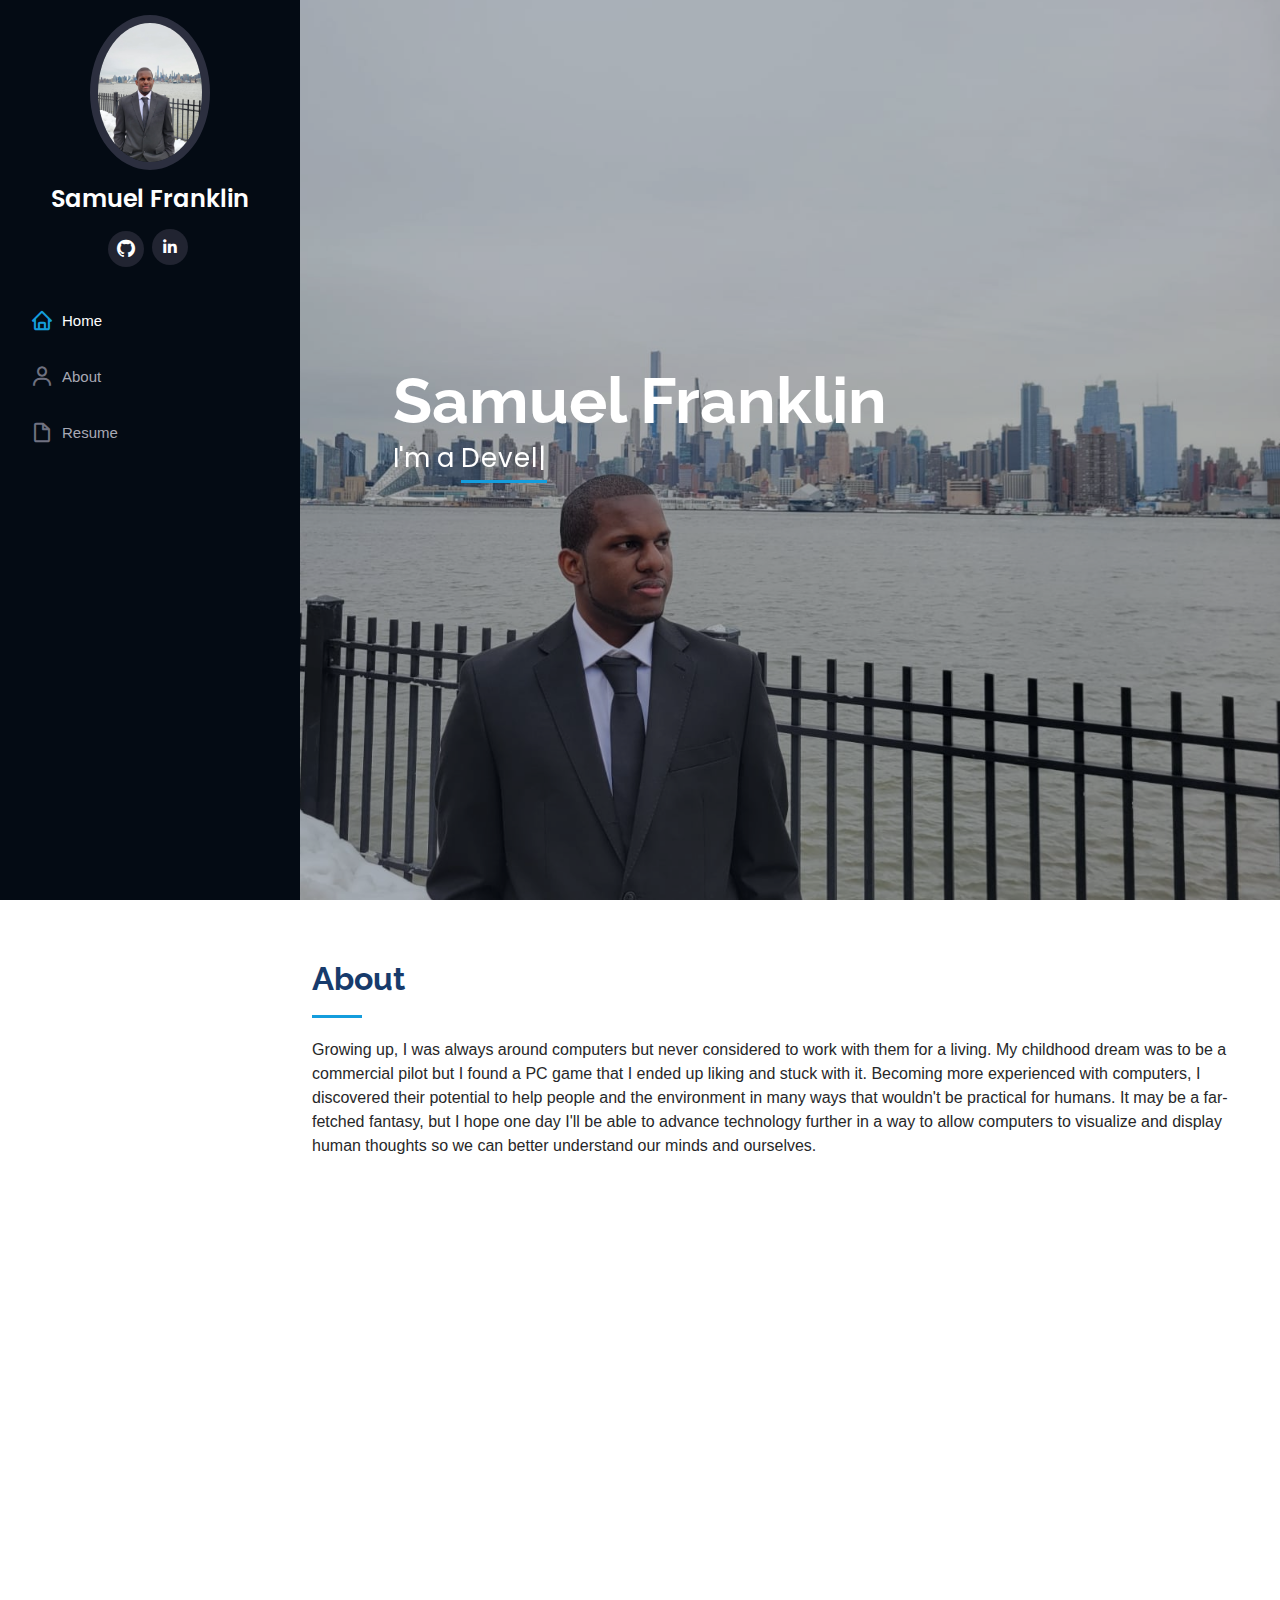
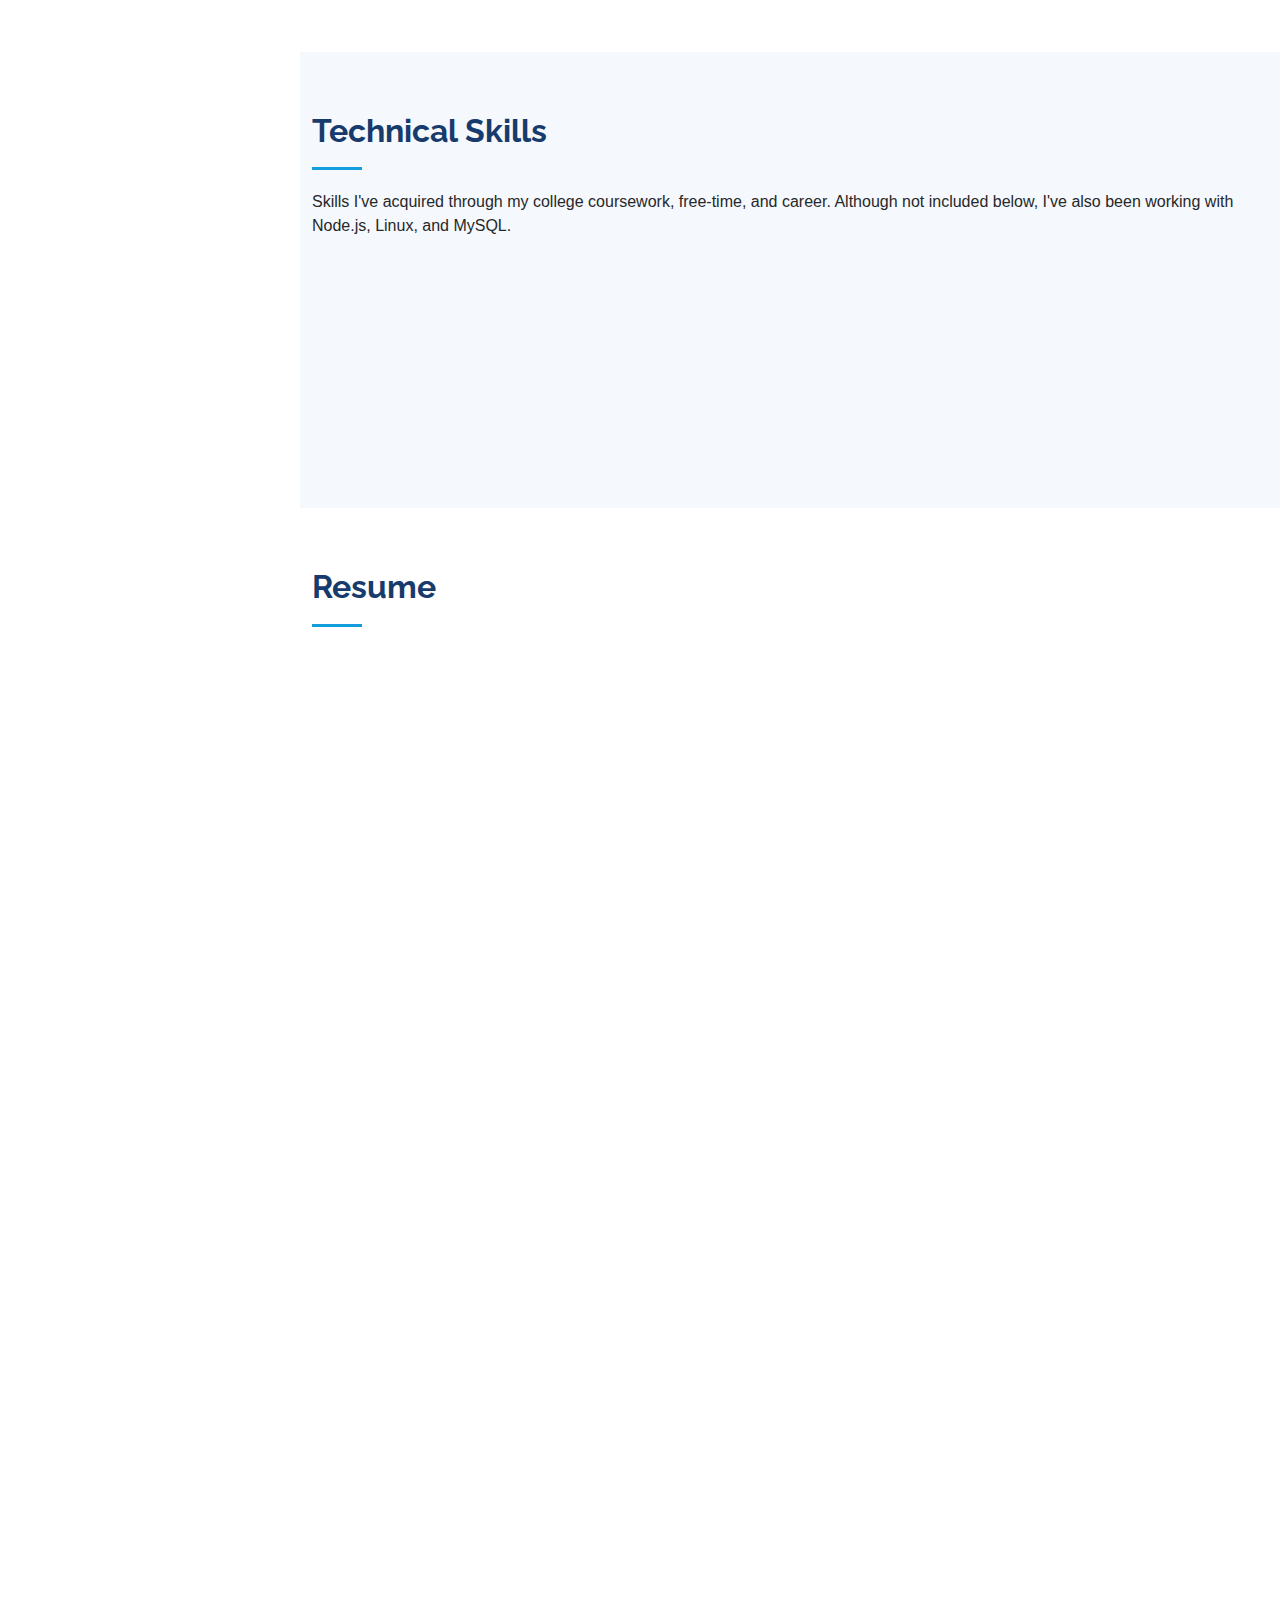
<file: index.html>
<!DOCTYPE html>
<html lang="en">

<head>
  <meta charset="utf-8">
  <meta content="width=device-width, initial-scale=1.0" name="viewport">

  <title>Samuel Franklin's Portfolio</title>
  <meta content="" name="description">
  <meta content="" name="keywords">

  <!-- Favicons -->
  <link href="assets/img/browser-icn.jpg" rel="icon">
  <link href="assets/img/apple-touch-icon.png" rel="apple-touch-icon">

  <!-- Google Fonts -->
  <link href="https://fonts.googleapis.com/css?family=Open+Sans:300,300i,400,400i,600,600i,700,700i|Raleway:300,300i,400,400i,500,500i,600,600i,700,700i|Poppins:300,300i,400,400i,500,500i,600,600i,700,700i" rel="stylesheet">

  <!-- Vendor CSS Files -->
  <link href="assets/vendor/aos/aos.css" rel="stylesheet">
  <link href="assets/vendor/bootstrap/css/bootstrap.min.css" rel="stylesheet">
  <link href="assets/vendor/bootstrap-icons/bootstrap-icons.css" rel="stylesheet">
  <link href="assets/vendor/boxicons/css/boxicons.min.css" rel="stylesheet">
  <link href="assets/vendor/glightbox/css/glightbox.min.css" rel="stylesheet">
  <link href="assets/vendor/swiper/swiper-bundle.min.css" rel="stylesheet">

  <!-- Template Main CSS File -->
  <link href="assets/css/style.css" rel="stylesheet">

  <!-- =======================================================
  * Template URL: https://bootstrapmade.com/iportfolio-bootstrap-portfolio-websites-template/
  ======================================================== -->
</head>

<body>

  <!-- ======= Mobile nav toggle button ======= -->
  <i class="bi bi-list mobile-nav-toggle d-xl-none"></i>

  <!-- ======= Header ======= -->
  <header id="header">
    <div class="d-flex flex-column">

      <div class="profile">
        <img src="assets/img/sam-pic2.jpeg" alt="" class="img-fluid rounded-circle">
        <h1 class="text-light"><a href="index.html">Samuel Franklin</a></h1>
        <div class="social-links mt-3 text-center">
          <a href="https://github.com/Samaica" target="_blank" class="github"><i class="bi bi-github"></i></a>
          <a href="https://www.linkedin.com/in/samuel-franklin-35558719b/" target="_blank" class="linkedin"><i class="bx bxl-linkedin"></i></a>
        </div>
      </div>

      <nav id="navbar" class="nav-menu navbar">
        <ul>
          <li><a href="#hero" class="nav-link scrollto active"><i class="bx bx-home"></i> <span>Home</span></a></li>
          <li><a href="#about" class="nav-link scrollto"><i class="bx bx-user"></i> <span>About</span></a></li>
          <li><a href="#resume" class="nav-link scrollto"><i class="bx bx-file-blank"></i> <span>Resume</span></a></li>
        </ul>
      </nav><!-- .nav-menu -->
    </div>
  </header><!-- End Header -->

  <!-- ======= Hero Section ======= -->
  <section id="hero" class="d-flex flex-column justify-content-center align-items-center">
    <div class="hero-container" data-aos="fade-in">
      <h1>Samuel Franklin</h1>
      <p>I'm a <span class="typed" data-typed-items="Developer, new grad, learner"></span></p>
    </div>
  </section><!-- End Hero -->

  <main id="main">

    <!-- ======= About Section ======= -->
    <section id="about" class="about">
      <div class="container">

        <div class="section-title">
          <h2>About</h2>
          <p>Growing up, I was always around computers but never considered to work with them for a living.
             My childhood dream was to be a commercial pilot but I found a PC game that I ended up liking and stuck with it.
             Becoming more experienced with computers, I discovered their potential to help people and the environment in many
            ways that wouldn't be practical for humans. It may be a far-fetched fantasy, but I hope one day I'll be able to advance technology
             further in a way to allow computers to visualize and display human thoughts so we can better understand our minds and ourselves.</p>
        </div>

        <div class="row">
          <div class="col-lg-4" data-aos="fade-right">
            <img src="assets/img/sam-pic2.jpeg" class="img-fluid" alt="">
          </div>
          <div class="col-lg-8 pt-4 pt-lg-0 content" data-aos="fade-left">
            <h3>IT Professional</h3>
            <p class="font-italic">
              I'm a passionate techie, primarily versed in PC support and interested in Networking and Security.  I'm always open to learning new skills, especially when it will help me solve a new problem.</p>
            <div class="row">
              <div class="col-lg-6">
                <ul>  
                  <li><i class="bi bi-chevron-right"></i> <strong>Website:</strong> <span></span>github.com/Samaica</li>
                  <li><i class="bi bi-chevron-right"></i> <strong>City:</strong> <span>Queens, New York, USA</span></li>
                </ul>
              </div>
              <div class="col-lg-6">
                <ul>
                  <li><i class="bi bi-chevron-right"></i> <strong>Degree:</strong> <span>Bachelor of Science</span></li>
            
                <!--  <li><i class="bi bi-chevron-right"></i> <strong>Freelance:</strong> <span>Available</span></li> -->
                </ul>
              </div>

        </div>

      </div>
    </section><!-- End About Section -->

    <!-- ======= Skills Section ======= -->
    <section id="skills" class="skills section-bg">
      <div class="container">

        <div class="section-title">
          <h2>Technical Skills</h2>
          <p>Skills I've acquired  through my college coursework, free-time, and career. Although not included below, I've also been working with Node.js, Linux, and MySQL.
          </p>
        </div>

        <div class="row skills-content">

          <div class="col-lg-6" data-aos="fade-up" data-aos-delay="100">

            <div class="progress">
              <span class="skill">Windows Troubleshooting<i class="val">70%</i></span>
              <div class="progress-bar-wrap">
                <div class="progress-bar" role="progressbar" aria-valuenow="70" aria-valuemin="0" aria-valuemax="100"></div>
              </div>
            </div>

            <div class="progress">
              <span class="skill">Java <i class="val">40%</i></span>
              <div class="progress-bar-wrap">
                <div class="progress-bar" role="progressbar" aria-valuenow="40" aria-valuemin="0" aria-valuemax="100"></div>
              </div>
            </div>

            <div class="progress">
              <span class="skill">Bash Scripting <i class="val">40%</i></span>
              <div class="progress-bar-wrap">
                <div class="progress-bar" role="progressbar" aria-valuenow="40" aria-valuemin="0" aria-valuemax="100"></div>
              </div>
            </div>
          </div>

          <div class="col-lg-6" data-aos="fade-up">

            <div class="progress">
              <span class="skill">HTML <i class="val">100%</i></span>
              <div class="progress-bar-wrap">
                <div class="progress-bar" role="progressbar" aria-valuenow="100" aria-valuemin="0" aria-valuemax="100"></div>
              </div>
            </div>

            <div class="progress">
              <span class="skill">CSS <i class="val">75%</i></span>
              <div class="progress-bar-wrap">
                <div class="progress-bar" role="progressbar" aria-valuenow="75" aria-valuemin="0" aria-valuemax="100"></div>
              </div>
            </div>

            <div class="progress">
              <span class="skill">JavaScript <i class="val">30%</i></span>
              <div class="progress-bar-wrap">
                <div class="progress-bar" role="progressbar" aria-valuenow="30" aria-valuemin="0" aria-valuemax="100"></div>
              </div>
            </div>

          </div>

          

        </div>

      </div>
    </section><!-- End Skills Section -->

    <!-- ======= Resume Section ======= -->
    <section id="resume" class="resume">
      <div class="container">

        <div class="section-title">
          <h2>Resume</h2>
        <!--  <p>An updated draft of my Resume.</p>-->
        </div>

        <div class="row">
          <div class="col-lg-6" data-aos="fade-up">
            <h3 class="resume-title">Summary</h3>
            <div class="resume-item pb-0">
              <h4>Samuel Franklin</h4>
              <p><em>Information Technology professional seeking his path into the digital universe. Always learning and strong communicator.</em></p>
              <ul>
                <li>Queens, NY, 11434</li>
                <li>s.charles at gmail.com</li>
              </ul>
            </div>

            <h3 class="resume-title">Education</h3>
            <div class="resume-item">
              <h4>Bachelor of Science - Computer Science</h4>
              <h5>08/2018 - 12/2020</h5>
              <p><em>CUNY - York College, Queens, NY</em></p>
              <ul>
                <li> Dean's List Honoree [Fall 2019, Spring 2020]</li>
                <li>Cum laude graduate</li>
                <li> Completed coursework in Software Development, Web Development,
                  and Operating Systems.
                  </li>
              </ul>
            </div>
            <div class="resume-item">
              <h4>Bachelor of Science - Computer Science</h4>
              <h5>08/2017 - 8/2018</h5>
              <p><em>CUNY - City College of New York, NYC, NY </em></p>
              <p>Enrolled for 1 year then transferred to York College.</p>
            </div>
          </div>
          <div class="col-lg-6" data-aos="fade-up" data-aos-delay="100">
            <h3 class="resume-title">Professional Experience</h3>
            <div class="resume-item">
              <h4>Computer Data Support Specialist</h4>
              <h5>03/2022 - Present</h5>
              <p><em>Lake 5 Media Inc, New York, NY </em></p>
              <ul>
                <li>Perform data processing operations according to a business
                  production schedule</li>
                <li> Manage and communicate network outages in a timely and
                  effective manner
                  </li>
                  <li>Perform backup procedures to reduce risk of data loss</li>
                  <li>Monitor a variety of data types across networks</li>
                  <li>Troubleshoot and correct file, network and printer issues</li>
                  <li>Occasional work in Data Centers</li>
              </ul>
            </div>
            <div class="resume-item">
              <h4>QA Intern</h4>
              <h5>11/2021 - 03/2022</h5>
              <p><em>Kalo Technologies Inc, Long Island City, NY </em></p>
              <ul>
                <li>Learning and using manual testing for web applications and
                  static websites</li>
                <li> Learned how to utilize GitHub for version control
                  </li>
              </ul>
            </div>
            <div class="resume-item">
              <h4>Intern</h4>
              <h5>09/2020 - 12/2020</h5>
              <p><em>Save-A-Suit, Bethel, CT </em></p>
              <ul>
                  <li>Digitized records, and set up a local network with laptops
                    and desktops as an IT Intern</li>
              </ul>
            </div>
            <div class="resume-item">
              <h4>Tutor</h4>
              <h5>01/2016 - 05/2016</h5>
              <p><em>KJK Tutoring, Queens, NY</em></p>
              <p>Tutored Elementary students from grades 1 through 4 in Mathematics and English while assisting
                after school teachers with planned coursework. Helped students with general information
                retention and tips for individual study goals.
              </p>
            </div>
          </div>
        </div>

      </div>
    </section><!-- End Resume Section -->    



  </main><!-- End #main -->

  <!-- ======= Footer ======= -->
  <footer id="footer">
    <div class="container">
      <div class="copyright">
      <!--  &copy; Copyright <strong><span>iPortfolio</span></strong>-->
      </div>
      <div class="credits">
        <!-- Licensing information: https://bootstrapmade.com/license/ -->

      <!--  Designed by <a href="https://bootstrapmade.com/">BootstrapMade</a>-->
      </div>
    </div>
  </footer><!-- End  Footer -->

  <a href="#" class="back-to-top d-flex align-items-center justify-content-center"><i class="bi bi-arrow-up-short"></i></a>

  <!-- Vendor JS Files -->
  <script src="assets/vendor/aos/aos.js"></script>
  <script src="assets/vendor/bootstrap/js/bootstrap.bundle.min.js"></script>
  <script src="assets/vendor/glightbox/js/glightbox.min.js"></script>
  <script src="assets/vendor/isotope-layout/isotope.pkgd.min.js"></script>
  <script src="assets/vendor/php-email-form/validate.js"></script>
  <script src="assets/vendor/purecounter/purecounter.js"></script>
  <script src="assets/vendor/swiper/swiper-bundle.min.js"></script>
  <script src="assets/vendor/typed.js/typed.min.js"></script>
  <script src="assets/vendor/waypoints/noframework.waypoints.js"></script>

  <!-- Template Main JS File -->
  <script src="assets/js/main.js"></script>

</body>

</html>
</file>
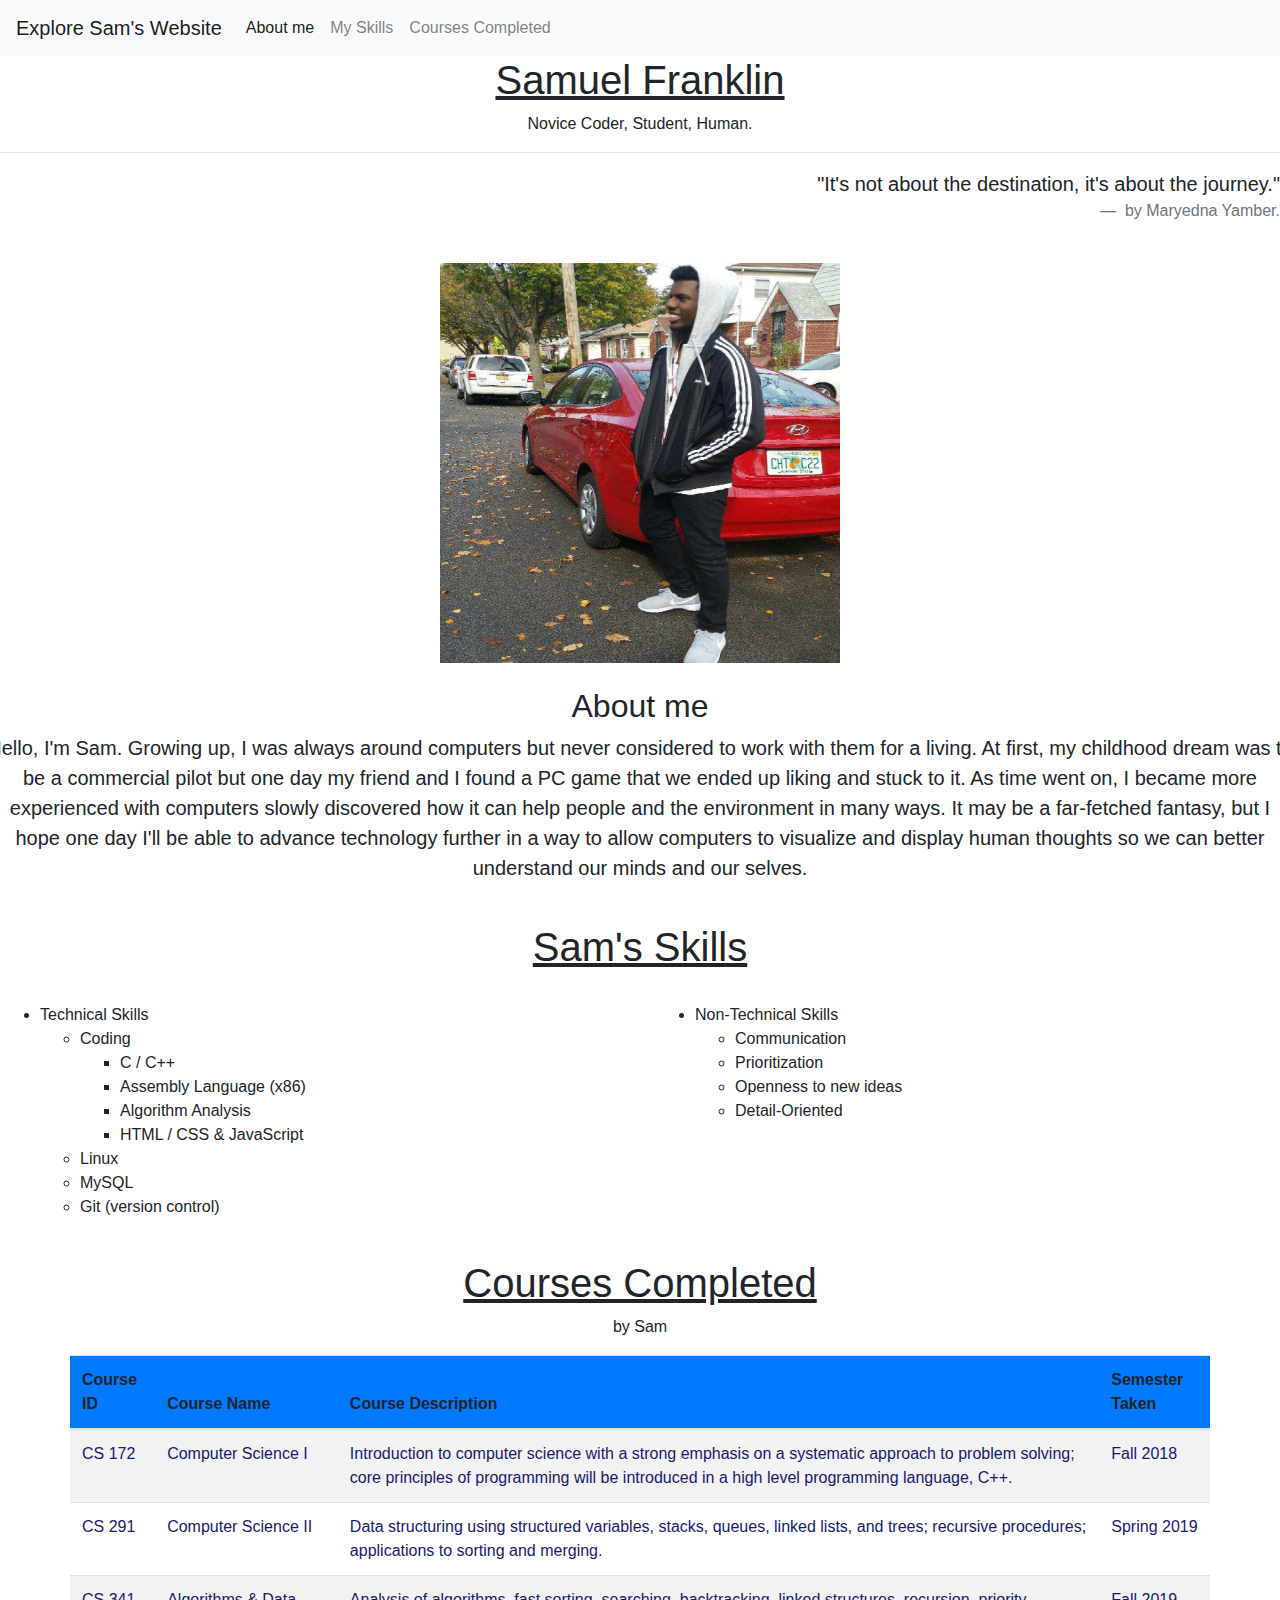
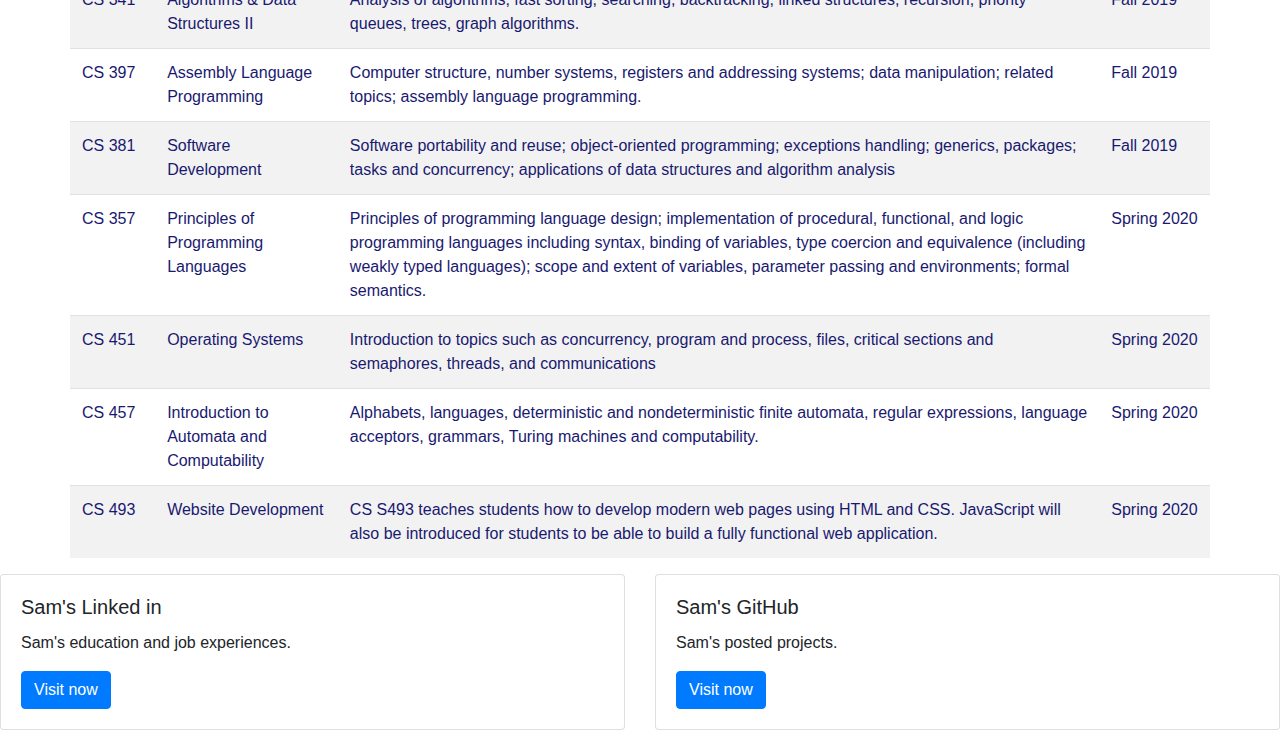
<file: First Version/index.html>
<!DOCTYPE html>
<html lang="en-US">
    <head>
        <meta charset="utf-8">
        <meta name="author" content="Your Name">
        <title>Sam's Portfolio</title>
        <link rel="stylesheet" href="./CSS/HW02.css">
        <link rel="stylesheet" href="https://stackpath.bootstrapcdn.com/bootstrap/4.3.1/css/bootstrap.min.css" integrity="sha384-ggOyR0iXCbMQv3Xipma34MD+dH/1fQ784/j6cY/iJTQUOhcWr7x9JvoRxT2MZw1T" crossorigin="anonymous">
    </head>
    <body>
    <div>
        <nav class="navbar navbar-expand-lg navbar-light bg-light">
            <a class="navbar-brand" href="#">Explore Sam's Website</a>
            <button class="navbar-toggler" type="button" data-toggle="collapse" 
            data-target="#navbarNavAltMarkup" aria-controls="navbarNavAltMarkup" 
            aria-expanded="false" aria-label="Toggle navigation">
                <span class="navbar-toggler-icon"></span>
            </button>
            <div class="collapse navbar-collapse" id="navbarNavAltMarkup">
                <div class="navbar-nav">
                    <a class="nav-item nav-link active" href="#aboutMe" title="Goes to Homepage.">About me</a>
                    <a class="nav-item nav-link" href="#skills" title="Sam's Skills">My Skills</a>
                    <a class="nav-item nav-link" href="#courses" title="Courses completed by Sam">Courses Completed</a>
                    
                </div>
            </div>
        </nav>

        <div class="jumpotron text-center">
            <h1><u>Samuel Franklin</u></h1>
            <p>Novice Coder, Student, Human.</p>
        </div>

        <hr>

        
            <blockquote  class="blockquote text-right ">
                <p id="" class="mb-0">"It's not about the destination, it's about the journey."</p>
                <footer class="blockquote-footer"> by Maryedna Yamber. </footer>     
            </blockquote>
       

        <div class="text-center"> 
            <br>
            <img src="./Images/12317853_514826352024395_1598734749_n(1).jpg" alt="Picture of me" width="400" height="400" >
        </div>

        <br>

        <div class="container-md">
            <div class="row">
                <div class="text-center">
                    <section>
                        <a name="aboutMe"> <h2 >About me</h2></a>
                            <blockquote id="underline" class=" blockquote">
                                <p  class="mb-0">Hello, I'm Sam. Growing up, I was always around computers but never considered to work with them for a living. At first,
                                my childhood dream was to be a commercial pilot but one day my friend and I found a PC game that we ended up liking and stuck to it.
                                As time went on, I became more experienced with computers slowly discovered how it can help people and the environment in many ways. It may be a far-fetched 
                                fantasy, but I hope one day I'll be able to advance technology further in a way to allow computers to visualize and display human thoughts so we 
                                can better understand our minds and our selves. 
                                </p>
                            </blockquote>
                    </section>
                </div>              
                
            </div>
        </div>
        
        <!-- <div >
            <blockquote  class="blockquote text-center">
                <p id="left" class="mb-0">"It's not about the destination, it's about the journey."</p>
                <footer class="blockquote-footer"> by Maryedna Yamber. </footer>     
            </blockquote>
        </div>
      <footer>Sam&copy;--> 

        <br>
            <!-- <a href="https://www.linkedin.com/in/samuel-franklin-35558719b/" target="_blank"><img alt="Sam's Linkedin" src="./Images/linkedin.png" height="50" width="auto">
                </a> -->
        <div class="jumpotron text-center">
            <a name="skills"><h1><u>Sam's Skills</u></h1></a>
        </div>
    
        <br>

        <div class="container-lg">
            <div class="row">
                <!-- Skills -->
                <div class="col-lg-6">
                    <ul >
                        <li >Technical Skills
                            <ul>
                                <li>Coding
                                    <ul>
                                        <li>C / C++</li>
                                        <li>Assembly Language (x86)</li>
                                        <li>Algorithm Analysis</li>
									    <li>HTML / CSS & JavaScript</li>
                                    </ul>
                                </li>

                                <li>Linux</li>
								<li>MySQL</li>
								<li>Git (version control)</li>
                            </ul>
                        </li>
                    </ul>
                </div>
                <div class="col-lg-6">
                    <ul>
                        <li >Non-Technical Skills
                            <ul>
																<li>Communication</li>
                                 <li>Prioritization</li>
                                 <li>Openness to new ideas</li>
                                 <li>Detail-Oriented</li>
                            </ul>
                        </li>
                    </ul>
                </div>
            </div>
        </div>
                
        <br>
        
        <div class="jumpotron text-center">
            <a name="courses"><h1><u>Courses Completed</u></h1></a>
            <p>by Sam</p>
        </div>
        <div class="container">
            <div class="row">
                <div>
                    <!-- Tables -->
                    <table class=" table table-hover table-striped">
                        <thead>
                            <tr >
                                <th class="bg-primary">Course ID</th>
                                <th class="bg-primary">Course Name</th>
                                <th class="bg-primary">Course Description</th>
                                <th class="bg-primary">Semester Taken</th>
                            </tr>
                        </thead>
                        <tbody>
                            <tr class="c0l0r">
                                <td>CS 172</td>
                                <td>Computer Science I</td>
                                <td>Introduction to computer science with a strong emphasis on a systematic approach to problem 
                                    solving; core principles of programming will be introduced in 
                                    a high level programming language, C++.</td>
                                <td>Fall 2018</td>
                            </tr>
                            <tr class="c0l0r">
                                <td>CS 291</td>
                                <td>Computer Science II</td>
                                <td>Data structuring using structured variables, stacks, queues, linked lists, and trees; 
                                    recursive procedures; applications to sorting and merging.</td>
                                <td>Spring 2019</td>
                            </tr >
                            <tr class="c0l0r">
                                <td>CS 341</td>
                                <td>Algorithms & Data Structures II</td>
                                <td>Analysis of algorithms, fast sorting, searching, 
                                    backtracking, linked structures, recursion, priority queues, trees, graph algorithms.</td>
                                <td>Fall 2019</td>
                            </tr>
                            <tr class="c0l0r">
                                <td>CS 397</td>
                                <td>Assembly Language Programming</td>
                                <td>Computer structure, number systems, registers and addressing systems; 
                                    data manipulation; related topics; assembly language programming.</td>
                                <td>Fall 2019</td>
                            </tr>
                            <tr class="c0l0r">
                                <td>CS 381</td>
                                <td>Software Development</td>
                                <td>Software portability and reuse;
                                    object-oriented programming; exceptions handling;
                                    generics, packages; tasks and concurrency; applications of data structures
                                    and algorithm analysis</td>
                                <td>Fall 2019</td>
                            </tr>
                            <tr class="c0l0r">
                                <td>CS 357</td>
                                <td>Principles of Programming Languages</td>
                                <td>Principles of programming language design; implementation of procedural, 
                                    functional, and logic programming languages including syntax, binding of variables, 
                                    type coercion and equivalence (including weakly typed languages);
                                     scope and extent of variables, parameter passing and environments; formal semantics.</td>
                                <td>Spring 2020</td>
                            </tr>
                            <tr class="c0l0r">
                                <td>CS 451</td>
                                <td>Operating Systems</td>
                                <td> 
                                    Introduction to topics such as concurrency, program and process, files, critical sections 
                                    and semaphores, threads, and communications</td>
                                <td>Spring 2020</td>
                            </tr>
                            <tr class="c0l0r">
                                <td>CS 457</td>
                                <td>Introduction to Automata and Computability</td>
                                <td>Alphabets, languages, deterministic and nondeterministic finite automata, 
                                    regular expressions, language acceptors, grammars,
                                    Turing machines and computability.</td>
                                <td>Spring 2020</td>
                            </tr>
                            <tr class="c0l0r">
                                <td>CS 493</td>
                                <td>Website Development</td>
                                <td>CS S493 teaches students how to develop modern web pages using HTML and CSS.
                                     JavaScript will also be introduced for students to be able to build a fully functional web application.</td>
                                <td>Spring 2020</td>
                            </tr>
                        </tbody>
                    </table>

                </div>
            </div>
        </div>

            <div class="row">
                <div class="col-sm-6">
                  <div class="card">
                    <div class="card-body">
                      <h5 class="card-title">Sam's Linked in</h5>
                      <!-- <img alt="Sam's Linkedin" src="./Images/linkedin.png" height="50" width="auto"> -->
                      <p class="card-text">Sam's education and job experiences.</p>
                      <a href="https://www.linkedin.com/in/samuel-franklin-35558719b/" target="_blank" class="btn btn-primary">Visit now</a>
                    </div>
                  </div>
                </div>
                <div class="col-sm-6">
                  <div class="card">
                    <div class="card-body">
                      <h5 class="card-title">Sam's GitHub</h5>
                      <p class="card-text">Sam's posted projects.</p>
                      <a href="https://github.com/Samaica" target="_blank" class="btn btn-primary">Visit now</a>
                    </div>
                  </div>
                </div>
              </div>
        <!--</footer> -->
    </div>

        <script src="https://code.jquery.com/jquery-3.3.1.slim.min.js" integrity="sha384-q8i/X+965DzO0rT7abK41JStQIAqVgRVzpbzo5smXKp4YfRvH+8abtTE1Pi6jizo" crossorigin="anonymous"></script>
        <script src="https://cdnjs.cloudflare.com/ajax/libs/popper.js/1.14.7/umd/popper.min.js" integrity="sha384-UO2eT0CpHqdSJQ6hJty5KVphtPhzWj9WO1clHTMGa3JDZwrnQq4sF86dIHNDz0W1" crossorigin="anonymous"></script>
        <script src="https://stackpath.bootstrapcdn.com/bootstrap/4.3.1/js/bootstrap.min.js" integrity="sha384-JjSmVgyd0p3pXB1rRibZUAYoIIy6OrQ6VrjIEaFf/nJGzIxFDsf4x0xIM+B07jRM" crossorigin="anonymous"></script>
    </body>        
</html>
</file>
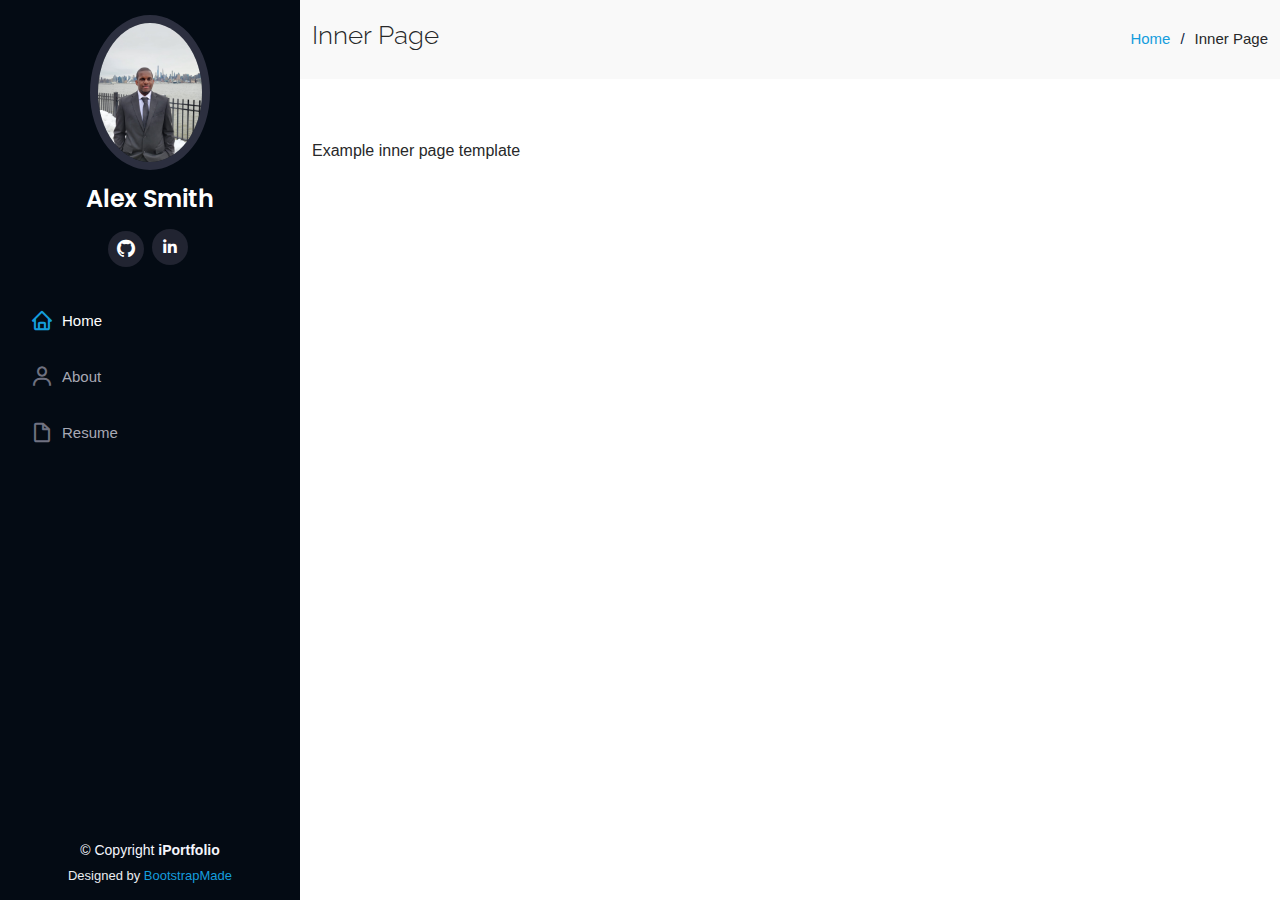
<file: inner-page.html>
<!DOCTYPE html>
<html lang="en">

<head>
  <meta charset="utf-8">
  <meta content="width=device-width, initial-scale=1.0" name="viewport">

  <title>Inner Page - iPortfolio Bootstrap Template</title>
  <meta content="" name="description">
  <meta content="" name="keywords">

  <!-- Favicons -->
  <link href="assets/img/favicon.png" rel="icon">
  <link href="assets/img/apple-touch-icon.png" rel="apple-touch-icon">

  <!-- Google Fonts -->
  <link href="https://fonts.googleapis.com/css?family=Open+Sans:300,300i,400,400i,600,600i,700,700i|Raleway:300,300i,400,400i,500,500i,600,600i,700,700i|Poppins:300,300i,400,400i,500,500i,600,600i,700,700i" rel="stylesheet">

  <!-- Vendor CSS Files -->
  <link href="assets/vendor/aos/aos.css" rel="stylesheet">
  <link href="assets/vendor/bootstrap/css/bootstrap.min.css" rel="stylesheet">
  <link href="assets/vendor/bootstrap-icons/bootstrap-icons.css" rel="stylesheet">
  <link href="assets/vendor/boxicons/css/boxicons.min.css" rel="stylesheet">
  <link href="assets/vendor/glightbox/css/glightbox.min.css" rel="stylesheet">
  <link href="assets/vendor/swiper/swiper-bundle.min.css" rel="stylesheet">

  <!-- Template Main CSS File -->
  <link href="assets/css/style.css" rel="stylesheet">

  <!-- =======================================================
  * Template Name: iPortfolio - v3.0.1
  * Template URL: https://bootstrapmade.com/iportfolio-bootstrap-portfolio-websites-template/
  * Author: BootstrapMade.com
  * License: https://bootstrapmade.com/license/
  ======================================================== -->
</head>

<body>

  <!-- ======= Mobile nav toggle button ======= -->
  <i class="bi bi-list mobile-nav-toggle d-xl-none"></i>

  <!-- ======= Header ======= -->
  <header id="header">
    <div class="d-flex flex-column">

      <div class="profile">
        <img src="assets/img/sam-pic2.jpeg" alt="" class="img-fluid rounded-circle">
        <h1 class="text-light"><a href="index.html">Alex Smith</a></h1>
        <div class="social-links mt-3 text-center">
          
         
          <a href="https://github.com/Samaica" class="github"><i class="bi bi-github"></i></a>
          <a href="https://www.linkedin.com/in/samuel-franklin-35558719b/" class="linkedin"><i class="bx bxl-linkedin"></i></a>
        </div>
      </div>

      <nav id="navbar" class="nav-menu navbar">
        <ul>
          <li><a href="#hero" class="nav-link scrollto active"><i class="bx bx-home"></i> <span>Home</span></a></li>
          <li><a href="#about" class="nav-link scrollto"><i class="bx bx-user"></i> <span>About</span></a></li>
          <li><a href="#resume" class="nav-link scrollto"><i class="bx bx-file-blank"></i> <span>Resume</span></a></li>
        
        </ul>
      </nav><!-- .nav-menu -->
    </div>
  </header><!-- End Header -->

  <main id="main">

    <!-- ======= Breadcrumbs ======= -->
    <section class="breadcrumbs">
      <div class="container">

        <div class="d-flex justify-content-between align-items-center">
          <h2>Inner Page</h2>
          <ol>
            <li><a href="index.html">Home</a></li>
            <li>Inner Page</li>
          </ol>
        </div>

      </div>
    </section><!-- End Breadcrumbs -->

    <section class="inner-page">
      <div class="container">
        <p>
          Example inner page template
        </p>
      </div>
    </section>

  </main><!-- End #main -->

  <!-- ======= Footer ======= -->
  <footer id="footer">
    <div class="container">
      <div class="copyright">
        &copy; Copyright <strong><span>iPortfolio</span></strong>
      </div>
      <div class="credits">
        
        <!-- Licensing information: https://bootstrapmade.com/license/ -->
        
        Designed by <a href="https://bootstrapmade.com/">BootstrapMade</a>
      </div>
    </div>
  </footer><!-- End  Footer -->

  <a href="#" class="back-to-top d-flex align-items-center justify-content-center"><i class="bi bi-arrow-up-short"></i></a>

  <!-- Vendor JS Files -->
  <script src="assets/vendor/aos/aos.js"></script>
  <script src="assets/vendor/bootstrap/js/bootstrap.bundle.min.js"></script>
  <script src="assets/vendor/glightbox/js/glightbox.min.js"></script>
  <script src="assets/vendor/isotope-layout/isotope.pkgd.min.js"></script>
  <script src="assets/vendor/php-email-form/validate.js"></script>
  <script src="assets/vendor/purecounter/purecounter.js"></script>
  <script src="assets/vendor/swiper/swiper-bundle.min.js"></script>
  <script src="assets/vendor/typed.js/typed.min.js"></script>
  <script src="assets/vendor/waypoints/noframework.waypoints.js"></script>

  <!-- Template Main JS File -->
  <script src="assets/js/main.js"></script>

</body>

</html>
</file>
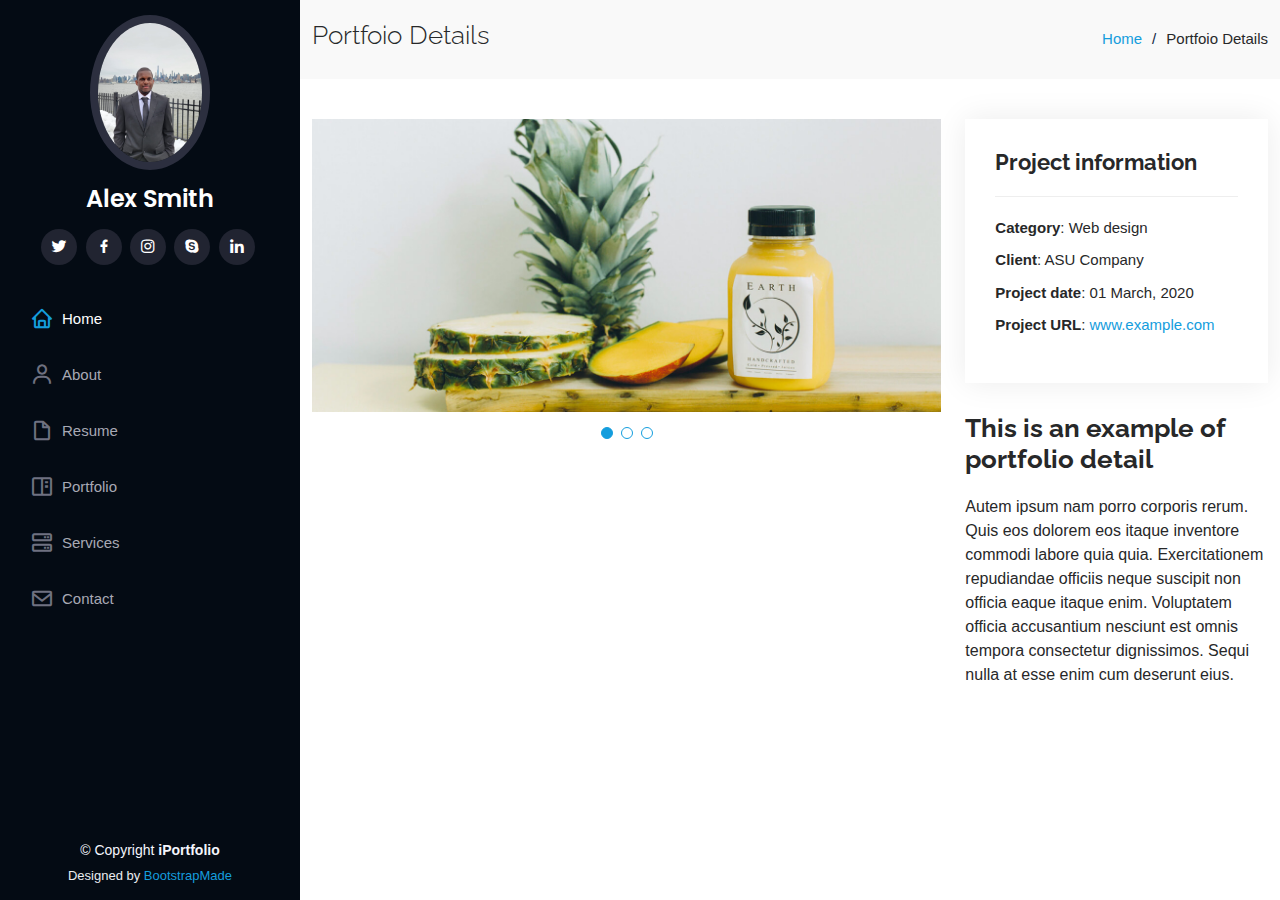
<file: portfolio-details.html>
<!DOCTYPE html>
<html lang="en">

<head>
  <meta charset="utf-8">
  <meta content="width=device-width, initial-scale=1.0" name="viewport">

  <title>Portfolio Details - iPortfolio Bootstrap Template</title>
  <meta content="" name="description">
  <meta content="" name="keywords">

  <!-- Favicons -->
  <link href="assets/img/favicon.png" rel="icon">
  <link href="assets/img/apple-touch-icon.png" rel="apple-touch-icon">

  <!-- Google Fonts -->
  <link href="https://fonts.googleapis.com/css?family=Open+Sans:300,300i,400,400i,600,600i,700,700i|Raleway:300,300i,400,400i,500,500i,600,600i,700,700i|Poppins:300,300i,400,400i,500,500i,600,600i,700,700i" rel="stylesheet">

  <!-- Vendor CSS Files -->
  <link href="assets/vendor/aos/aos.css" rel="stylesheet">
  <link href="assets/vendor/bootstrap/css/bootstrap.min.css" rel="stylesheet">
  <link href="assets/vendor/bootstrap-icons/bootstrap-icons.css" rel="stylesheet">
  <link href="assets/vendor/boxicons/css/boxicons.min.css" rel="stylesheet">
  <link href="assets/vendor/glightbox/css/glightbox.min.css" rel="stylesheet">
  <link href="assets/vendor/swiper/swiper-bundle.min.css" rel="stylesheet">

  <!-- Template Main CSS File -->
  <link href="assets/css/style.css" rel="stylesheet">

  <!-- =======================================================
  * Template Name: iPortfolio - v3.0.1
  * Template URL: https://bootstrapmade.com/iportfolio-bootstrap-portfolio-websites-template/
  * Author: BootstrapMade.com
  * License: https://bootstrapmade.com/license/
  ======================================================== -->
</head>

<body>

  <!-- ======= Mobile nav toggle button ======= -->
  <i class="bi bi-list mobile-nav-toggle d-xl-none"></i>

  <!-- ======= Header ======= -->
  <header id="header">
    <div class="d-flex flex-column">

      <div class="profile">
        <img src="assets/img/sam-pic2.jpeg" alt="" class="img-fluid rounded-circle">
        <h1 class="text-light"><a href="index.html">Alex Smith</a></h1>
        <div class="social-links mt-3 text-center">
          <a href="#" class="twitter"><i class="bx bxl-twitter"></i></a>
          <a href="#" class="facebook"><i class="bx bxl-facebook"></i></a>
          <a href="#" class="instagram"><i class="bx bxl-instagram"></i></a>
          <a href="#" class="google-plus"><i class="bx bxl-skype"></i></a>
          <a href="#" class="linkedin"><i class="bx bxl-linkedin"></i></a>
        </div>
      </div>

      <nav id="navbar" class="nav-menu navbar">
        <ul>
          <li><a href="#hero" class="nav-link scrollto active"><i class="bx bx-home"></i> <span>Home</span></a></li>
          <li><a href="#about" class="nav-link scrollto"><i class="bx bx-user"></i> <span>About</span></a></li>
          <li><a href="#resume" class="nav-link scrollto"><i class="bx bx-file-blank"></i> <span>Resume</span></a></li>
          <li><a href="#portfolio" class="nav-link scrollto"><i class="bx bx-book-content"></i> <span>Portfolio</span></a></li>
          <li><a href="#services" class="nav-link scrollto"><i class="bx bx-server"></i> <span>Services</span></a></li>
          <li><a href="#contact" class="nav-link scrollto"><i class="bx bx-envelope"></i> <span>Contact</span></a></li>
        </ul>
      </nav><!-- .nav-menu -->
    </div>
  </header><!-- End Header -->

  <main id="main">

    <!-- ======= Breadcrumbs ======= -->
    <section id="breadcrumbs" class="breadcrumbs">
      <div class="container">

        <div class="d-flex justify-content-between align-items-center">
          <h2>Portfoio Details</h2>
          <ol>
            <li><a href="index.html">Home</a></li>
            <li>Portfoio Details</li>
          </ol>
        </div>

      </div>
    </section><!-- End Breadcrumbs -->

    <!-- ======= Portfolio Details Section ======= -->
    <section id="portfolio-details" class="portfolio-details">
      <div class="container">

        <div class="row gy-4">

          <div class="col-lg-8">
            <div class="portfolio-details-slider swiper-container">
              <div class="swiper-wrapper align-items-center">

                <div class="swiper-slide">
                  <img src="assets/img/portfolio/portfolio-details-1.jpg" alt="">
                </div>

                <div class="swiper-slide">
                  <img src="assets/img/portfolio/portfolio-details-2.jpg" alt="">
                </div>

                <div class="swiper-slide">
                  <img src="assets/img/portfolio/portfolio-details-3.jpg" alt="">
                </div>

              </div>
              <div class="swiper-pagination"></div>
            </div>
          </div>

          <div class="col-lg-4">
            <div class="portfolio-info">
              <h3>Project information</h3>
              <ul>
                <li><strong>Category</strong>: Web design</li>
                <li><strong>Client</strong>: ASU Company</li>
                <li><strong>Project date</strong>: 01 March, 2020</li>
                <li><strong>Project URL</strong>: <a href="#">www.example.com</a></li>
              </ul>
            </div>
            <div class="portfolio-description">
              <h2>This is an example of portfolio detail</h2>
              <p>
                Autem ipsum nam porro corporis rerum. Quis eos dolorem eos itaque inventore commodi labore quia quia. Exercitationem repudiandae officiis neque suscipit non officia eaque itaque enim. Voluptatem officia accusantium nesciunt est omnis tempora consectetur dignissimos. Sequi nulla at esse enim cum deserunt eius.
              </p>
            </div>
          </div>

        </div>

      </div>
    </section><!-- End Portfolio Details Section -->

  </main><!-- End #main -->

  <!-- ======= Footer ======= -->
  <footer id="footer">
    <div class="container">
      <div class="copyright">
        &copy; Copyright <strong><span>iPortfolio</span></strong>
      </div>
      <div class="credits">
        <!-- All the links in the footer should remain intact. -->
        <!-- You can delete the links only if you purchased the pro version. -->
        <!-- Licensing information: https://bootstrapmade.com/license/ -->
        <!-- Purchase the pro version with working PHP/AJAX contact form: https://bootstrapmade.com/iportfolio-bootstrap-portfolio-websites-template/ -->
        Designed by <a href="https://bootstrapmade.com/">BootstrapMade</a>
      </div>
    </div>
  </footer><!-- End  Footer -->

  <a href="#" class="back-to-top d-flex align-items-center justify-content-center"><i class="bi bi-arrow-up-short"></i></a>

  <!-- Vendor JS Files -->
  <script src="assets/vendor/aos/aos.js"></script>
  <script src="assets/vendor/bootstrap/js/bootstrap.bundle.min.js"></script>
  <script src="assets/vendor/glightbox/js/glightbox.min.js"></script>
  <script src="assets/vendor/isotope-layout/isotope.pkgd.min.js"></script>
  <script src="assets/vendor/php-email-form/validate.js"></script>
  <script src="assets/vendor/purecounter/purecounter.js"></script>
  <script src="assets/vendor/swiper/swiper-bundle.min.js"></script>
  <script src="assets/vendor/typed.js/typed.min.js"></script>
  <script src="assets/vendor/waypoints/noframework.waypoints.js"></script>

  <!-- Template Main JS File -->
  <script src="assets/js/main.js"></script>

</body>

</html>
</file>
<file: First Version/CSS/HW02.css>
.c0l0r {
    color:midnightblue;
}

/*#underline {
    background-color:beige;
    color: brown;
    text-align: left;*/
}

#left {
    text-align: left;
}
</file>
<file: assets/css/style.css>
/**
* Template URL: https://bootstrapmade.com/iportfolio-bootstrap-portfolio-websites-template/
*/

/*--------------------------------------------------------------
# General
--------------------------------------------------------------*/
body {
  font-family: "Trebuchet MS", sans-serif;
  color: #272829;
}

a {
  color: #149ddd;
  text-decoration: none;
}

a:hover {
  color: #37b3ed;
  text-decoration: none;
}

h1, h2, h3, h4, h5, h6 {
  font-family: "Raleway", sans-serif;
}

/*--------------------------------------------------------------
# Back to top button
--------------------------------------------------------------*/
.back-to-top {
  position: fixed;
  visibility: hidden;
  opacity: 0;
  right: 15px;
  bottom: 15px;
  z-index: 996;
  background: #149ddd;
  width: 40px;
  height: 40px;
  border-radius: 50px;
  transition: all 0.4s;
}

.back-to-top i {
  font-size: 28px;
  color: #fff;
  line-height: 0;
}

.back-to-top:hover {
  background: #2eafec;
  color: #fff;
}

.back-to-top.active {
  visibility: visible;
  opacity: 1;
}

/*--------------------------------------------------------------
# Header
--------------------------------------------------------------*/
#header {
  position: fixed;
  top: 0;
  left: 0;
  bottom: 0;
  width: 300px;
  transition: all ease-in-out 0.5s;
  z-index: 9997;
  transition: all 0.5s;
  padding: 0 15px;
  background: #040b14;
  overflow-y: auto;
}

#header .profile img {
  margin: 15px auto;
  display: block;
  width: 120px;
  border: 8px solid #2c2f3f;
}

#header .profile h1 {
  font-size: 24px;
  margin: 0;
  padding: 0;
  font-weight: 600;
  -moz-text-align-last: center;
  text-align-last: center;
  font-family: "Poppins", sans-serif;
}

#header .profile h1 a, #header .profile h1 a:hover {
  color: #fff;
  text-decoration: none;
}

#header .profile .social-links a {
  font-size: 18px;
  display: inline-block;
  background: #212431;
  color: #fff;
  line-height: 1;
  padding: 8px 0;
  margin-right: 4px;
  border-radius: 50%;
  text-align: center;
  width: 36px;
  height: 36px;
  transition: 0.3s;
}

#header .profile .social-links a:hover {
  background: #149ddd;
  color: #fff;
  text-decoration: none;
}

#main {
  margin-left: 300px;
}

@media (max-width: 1199px) {
  #header {
    left: -300px;
  }
  #main {
    margin-left: 0;
  }
}

/*--------------------------------------------------------------
# Navigation Menu
--------------------------------------------------------------*/
/* Desktop Navigation */
.nav-menu {
  padding: 30px 0 0 0;
}

.nav-menu * {
  margin: 0;
  padding: 0;
  list-style: none;
}

.nav-menu > ul > li {
  position: relative;
  white-space: nowrap;
}

.nav-menu a {
  display: flex;
  align-items: center;
  color: #a8a9b4;
  padding: 12px 15px;
  margin-bottom: 8px;
  transition: 0.3s;
  font-size: 15px;
}

.nav-menu a i {
  font-size: 24px;
  padding-right: 8px;
  color: #6f7180;
}

.nav-menu a:hover, .nav-menu .active, .nav-menu li:hover > a {
  text-decoration: none;
  color: #fff;
}

.nav-menu a:hover i, .nav-menu .active i, .nav-menu li:hover > a i {
  color: #149ddd;
}

/* Mobile Navigation */
.mobile-nav-toggle {
  position: fixed;
  right: 15px;
  top: 15px;
  z-index: 9998;
  border: 0;
  font-size: 24px;
  transition: all 0.4s;
  outline: none !important;
  background-color: #149ddd;
  color: #fff;
  width: 40px;
  height: 40px;
  display: inline-flex;
  align-items: center;
  justify-content: center;
  line-height: 0;
  border-radius: 50px;
  cursor: pointer;
}

.mobile-nav-active {
  overflow: hidden;
}

.mobile-nav-active #header {
  left: 0;
}

/*--------------------------------------------------------------
# Hero Section
--------------------------------------------------------------*/
#hero {
  width: 100%;
  height: 100vh;
  background: url("../img/sam-pic1.jpeg") center center;
  background-size: cover;
}

#hero:before {
  content: "";
  background: rgba(5, 13, 24, 0.3);
  position: absolute;
  bottom: 0;
  top: 0;
  left: 0;
  right: 0;
  z-index: 1;
}

#hero .hero-container {
  position: relative;
  z-index: 2;
  min-width: 300px;
}

#hero h1 {
  margin: 0 0 10px 0;
  font-size: 64px;
  font-weight: 700;
  line-height: 56px;
  color: #fff;
}

#hero p {
  color: #fff;
  margin-bottom: 50px;
  font-size: 26px;
  font-family: "Poppins", sans-serif;
}

#hero p span {
  color: #fff;
  padding-bottom: 4px;
  letter-spacing: 1px;
  border-bottom: 3px solid #149ddd;
}

@media (min-width: 1024px) {
  #hero {
    background-attachment: fixed;
  }
}

@media (max-width: 768px) {
  #hero h1 {
    font-size: 28px;
    line-height: 36px;
  }
  #hero h2 {
    font-size: 18px;
    line-height: 24px;
    margin-bottom: 30px;
  }
}

/*--------------------------------------------------------------
# Sections General
--------------------------------------------------------------*/
section {
  padding: 60px 0;
  overflow: hidden;
}

.section-bg {
  background: #f5f8fd;
}

.section-title {
  padding-bottom: 30px;
}

.section-title h2 {
  font-size: 32px;
  font-weight: bold;
  margin-bottom: 20px;
  padding-bottom: 20px;
  position: relative;
  color: #173b6c;
}

.section-title h2::after {
  content: '';
  position: absolute;
  display: block;
  width: 50px;
  height: 3px;
  background: #149ddd;
  bottom: 0;
  left: 0;
}

.section-title p {
  margin-bottom: 0;
}

/*--------------------------------------------------------------
# About
--------------------------------------------------------------*/
.about .content h3 {
  font-weight: 700;
  font-size: 26px;
  color: #173b6c;
}

.about .content ul {
  list-style: none;
  padding: 0;
}

.about .content ul li {
  margin-bottom: 20px;
  display: flex;
  align-items: center;
}

.about .content ul strong {
  margin-right: 10px;
}

.about .content ul i {
  font-size: 16px;
  margin-right: 5px;
  color: #149ddd;
  line-height: 0;
}

.about .content p:last-child {
  margin-bottom: 0;
}

/*--------------------------------------------------------------
# Facts
--------------------------------------------------------------*/
.facts {
  padding-bottom: 30px;
}

.facts .count-box {
  padding: 30px;
  width: 100%;
}

.facts .count-box i {
  display: block;
  font-size: 44px;
  color: #149ddd;
  float: left;
  line-height: 0;
}

.facts .count-box span {
  font-size: 48px;
  line-height: 40px;
  display: block;
  font-weight: 700;
  color: #050d18;
  margin-left: 60px;
}

.facts .count-box p {
  padding: 15px 0 0 0;
  margin: 0 0 0 60px;
  font-family: "Raleway", sans-serif;
  font-size: 14px;
  color: #122f57;
}

.facts .count-box a {
  font-weight: 600;
  display: block;
  margin-top: 20px;
  color: #122f57;
  font-size: 15px;
  font-family: "Poppins", sans-serif;
  transition: ease-in-out 0.3s;
}

.facts .count-box a:hover {
  color: #1f5297;
}

/*--------------------------------------------------------------
# Akills
--------------------------------------------------------------*/
.skills .progress {
  height: 60px;
  display: block;
  background: none;
  border-radius: 0;
}

.skills .progress .skill {
  padding: 0;
  margin: 0 0 6px 0;
  text-transform: uppercase;
  display: block;
  font-weight: 600;
  font-family: "Poppins", sans-serif;
  color: #050d18;
}

.skills .progress .skill .val {
  float: right;
  font-style: normal;
}

.skills .progress-bar-wrap {
  background: #dce8f8;
  height: 10px;
}

.skills .progress-bar {
  width: 1px;
  height: 10px;
  transition: .9s;
  background-color: #149ddd;
}

/*--------------------------------------------------------------
# Resume
--------------------------------------------------------------*/
.resume .resume-title {
  font-size: 26px;
  font-weight: 700;
  margin-top: 20px;
  margin-bottom: 20px;
  color: #050d18;
}

.resume .resume-item {
  padding: 0 0 20px 20px;
  margin-top: -2px;
  border-left: 2px solid #1f5297;
  position: relative;
}

.resume .resume-item h4 {
  line-height: 18px;
  font-size: 18px;
  font-weight: 600;
  text-transform: uppercase;
  font-family: "Poppins", sans-serif;
  color: #050d18;
  margin-bottom: 10px;
}

.resume .resume-item h5 {
  font-size: 16px;
  background: #e4edf9;
  padding: 5px 15px;
  display: inline-block;
  font-weight: 600;
  margin-bottom: 10px;
}

.resume .resume-item ul {
  padding-left: 20px;
}

.resume .resume-item ul li {
  padding-bottom: 10px;
}

.resume .resume-item:last-child {
  padding-bottom: 0;
}

.resume .resume-item::before {
  content: "";
  position: absolute;
  width: 16px;
  height: 16px;
  border-radius: 50px;
  left: -9px;
  top: 0;
  background: #fff;
  border: 2px solid #1f5297;
}

/*--------------------------------------------------------------
# Portfolio
--------------------------------------------------------------*/
.portfolio .portfolio-item {
  margin-bottom: 30px;
}

.portfolio #portfolio-flters {
  padding: 0;
  margin: 0 auto 35px auto;
  list-style: none;
  text-align: center;
  background: #fff;
  border-radius: 50px;
  padding: 2px 15px;
}

.portfolio #portfolio-flters li {
  cursor: pointer;
  display: inline-block;
  padding: 10px 15px 8px 15px;
  font-size: 14px;
  font-weight: 600;
  line-height: 1;
  text-transform: uppercase;
  color: #272829;
  margin-bottom: 5px;
  transition: all 0.3s ease-in-out;
}

.portfolio #portfolio-flters li:hover, .portfolio #portfolio-flters li.filter-active {
  color: #149ddd;
}

.portfolio #portfolio-flters li:last-child {
  margin-right: 0;
}

.portfolio .portfolio-wrap {
  transition: 0.3s;
  position: relative;
  overflow: hidden;
  z-index: 1;
}

.portfolio .portfolio-wrap::before {
  content: "";
  background: rgba(255, 255, 255, 0.5);
  position: absolute;
  left: 0;
  right: 0;
  top: 0;
  bottom: 0;
  transition: all ease-in-out 0.3s;
  z-index: 2;
  opacity: 0;
}

.portfolio .portfolio-wrap .portfolio-links {
  opacity: 1;
  left: 0;
  right: 0;
  bottom: -60px;
  z-index: 3;
  position: absolute;
  transition: all ease-in-out 0.3s;
  display: flex;
  justify-content: center;
}

.portfolio .portfolio-wrap .portfolio-links a {
  color: #fff;
  font-size: 28px;
  text-align: center;
  background: rgba(20, 157, 221, 0.75);
  transition: 0.3s;
  width: 50%;
}

.portfolio .portfolio-wrap .portfolio-links a:hover {
  background: rgba(20, 157, 221, 0.95);
}

.portfolio .portfolio-wrap .portfolio-links a + a {
  border-left: 1px solid #37b3ed;
}

.portfolio .portfolio-wrap:hover::before {
  top: 0;
  left: 0;
  right: 0;
  bottom: 0;
  opacity: 1;
}

.portfolio .portfolio-wrap:hover .portfolio-links {
  opacity: 1;
  bottom: 0;
}

/*--------------------------------------------------------------
# Portfolio Details
--------------------------------------------------------------*/
.portfolio-details {
  padding-top: 40px;
}

.portfolio-details .portfolio-details-slider img {
  width: 100%;
}

.portfolio-details .portfolio-details-slider .swiper-pagination {
  margin-top: 20px;
  position: relative;
}

.portfolio-details .portfolio-details-slider .swiper-pagination .swiper-pagination-bullet {
  width: 12px;
  height: 12px;
  background-color: #fff;
  opacity: 1;
  border: 1px solid #149ddd;
}

.portfolio-details .portfolio-details-slider .swiper-pagination .swiper-pagination-bullet-active {
  background-color: #149ddd;
}

.portfolio-details .portfolio-info {
  padding: 30px;
  box-shadow: 0px 0 30px rgba(5, 13, 24, 0.08);
}

.portfolio-details .portfolio-info h3 {
  font-size: 22px;
  font-weight: 700;
  margin-bottom: 20px;
  padding-bottom: 20px;
  border-bottom: 1px solid #eee;
}

.portfolio-details .portfolio-info ul {
  list-style: none;
  padding: 0;
  font-size: 15px;
}

.portfolio-details .portfolio-info ul li + li {
  margin-top: 10px;
}

.portfolio-details .portfolio-description {
  padding-top: 30px;
}

.portfolio-details .portfolio-description h2 {
  font-size: 26px;
  font-weight: 700;
  margin-bottom: 20px;
}

.portfolio-details .portfolio-description p {
  padding: 0;
}

/*--------------------------------------------------------------
# Services
--------------------------------------------------------------*/
.services .icon-box {
  margin-bottom: 20px;
}

.services .icon {
  float: left;
  display: flex;
  align-items: center;
  justify-content: center;
  width: 54px;
  height: 54px;
  background: #149ddd;
  border-radius: 50%;
  transition: 0.5s;
  border: 1px solid #149ddd;
}

.services .icon i {
  color: #fff;
  font-size: 24px;
  line-height: 0;
}

.services .icon-box:hover .icon {
  background: #fff;
}

.services .icon-box:hover .icon i {
  color: #149ddd;
}

.services .title {
  margin-left: 80px;
  font-weight: 700;
  margin-bottom: 15px;
  font-size: 18px;
}

.services .title a {
  color: #343a40;
}

.services .title a:hover {
  color: #149ddd;
}

.services .description {
  margin-left: 80px;
  line-height: 24px;
  font-size: 14px;
}

/*--------------------------------------------------------------
# Testimonials
--------------------------------------------------------------*/
.testimonials .testimonial-item {
  box-sizing: content-box;
  text-align: center;
  min-height: 320px;
}

.testimonials .testimonial-item .testimonial-img {
  width: 90px;
  border-radius: 50%;
  margin: 0 auto;
}

.testimonials .testimonial-item h3 {
  font-size: 18px;
  font-weight: bold;
  margin: 10px 0 5px 0;
  color: #111;
}

.testimonials .testimonial-item h4 {
  font-size: 14px;
  color: #999;
  margin: 0;
}

.testimonials .testimonial-item .quote-icon-left, .testimonials .testimonial-item .quote-icon-right {
  color: #c3e8fa;
  font-size: 26px;
}

.testimonials .testimonial-item .quote-icon-left {
  display: inline-block;
  left: -5px;
  position: relative;
}

.testimonials .testimonial-item .quote-icon-right {
  display: inline-block;
  right: -5px;
  position: relative;
  top: 10px;
}

.testimonials .testimonial-item p {
  font-style: italic;
  margin: 0 15px 15px 15px;
  padding: 20px;
  background: #fff;
  position: relative;
  margin-bottom: 35px;
  border-radius: 6px;
  box-shadow: 0px 2px 15px rgba(0, 0, 0, 0.1);
}

.testimonials .testimonial-item p::after {
  content: "";
  width: 0;
  height: 0;
  border-top: 20px solid #fff;
  border-right: 20px solid transparent;
  border-left: 20px solid transparent;
  position: absolute;
  bottom: -20px;
  left: calc(50% - 20px);
}

.testimonials .swiper-pagination {
  margin-top: 20px;
  position: relative;
}

.testimonials .swiper-pagination .swiper-pagination-bullet {
  width: 12px;
  height: 12px;
  background-color: #fff;
  opacity: 1;
  border: 1px solid #149ddd;
}

.testimonials .swiper-pagination .swiper-pagination-bullet-active {
  background-color: #149ddd;
}

/*--------------------------------------------------------------
# Contact
--------------------------------------------------------------*/
.contact {
  padding-bottom: 130px;
}

.contact .info {
  padding: 30px;
  background: #fff;
  width: 100%;
  box-shadow: 0 0 24px 0 rgba(0, 0, 0, 0.12);
}

.contact .info i {
  font-size: 20px;
  color: #149ddd;
  float: left;
  width: 44px;
  height: 44px;
  background: #dff3fc;
  display: flex;
  justify-content: center;
  align-items: center;
  border-radius: 50px;
  transition: all 0.3s ease-in-out;
}

.contact .info h4 {
  padding: 0 0 0 60px;
  font-size: 22px;
  font-weight: 600;
  margin-bottom: 5px;
  color: #050d18;
}

.contact .info p {
  padding: 0 0 10px 60px;
  margin-bottom: 20px;
  font-size: 14px;
  color: #173b6c;
}

.contact .info .email p {
  padding-top: 5px;
}

.contact .info .social-links {
  padding-left: 60px;
}

.contact .info .social-links a {
  font-size: 18px;
  display: inline-block;
  background: #333;
  color: #fff;
  line-height: 1;
  padding: 8px 0;
  border-radius: 50%;
  text-align: center;
  width: 36px;
  height: 36px;
  transition: 0.3s;
  margin-right: 10px;
}

.contact .info .social-links a:hover {
  background: #149ddd;
  color: #fff;
}

.contact .info .email:hover i, .contact .info .address:hover i, .contact .info .phone:hover i {
  background: #149ddd;
  color: #fff;
}

.contact .php-email-form {
  width: 100%;
  padding: 30px;
  background: #fff;
  box-shadow: 0 0 24px 0 rgba(0, 0, 0, 0.12);
}

.contact .php-email-form .form-group {
  padding-bottom: 8px;
}

.contact .php-email-form .validate {
  display: none;
  color: red;
  margin: 0 0 15px 0;
  font-weight: 400;
  font-size: 13px;
}

.contact .php-email-form .error-message {
  display: none;
  color: #fff;
  background: #ed3c0d;
  text-align: left;
  padding: 15px;
  font-weight: 600;
}

.contact .php-email-form .error-message br + br {
  margin-top: 25px;
}

.contact .php-email-form .sent-message {
  display: none;
  color: #fff;
  background: #18d26e;
  text-align: center;
  padding: 15px;
  font-weight: 600;
}

.contact .php-email-form .loading {
  display: none;
  background: #fff;
  text-align: center;
  padding: 15px;
}

.contact .php-email-form .loading:before {
  content: "";
  display: inline-block;
  border-radius: 50%;
  width: 24px;
  height: 24px;
  margin: 0 10px -6px 0;
  border: 3px solid #18d26e;
  border-top-color: #eee;
  -webkit-animation: animate-loading 1s linear infinite;
  animation: animate-loading 1s linear infinite;
}

.contact .php-email-form .form-group {
  margin-bottom: 15px;
}

.contact .php-email-form label {
  padding-bottom: 8px;
}

.contact .php-email-form input, .contact .php-email-form textarea {
  border-radius: 0;
  box-shadow: none;
  font-size: 14px;
}

.contact .php-email-form input {
  height: 44px;
}

.contact .php-email-form textarea {
  padding: 10px 15px;
}

.contact .php-email-form button[type="submit"] {
  background: #149ddd;
  border: 0;
  padding: 10px 24px;
  color: #fff;
  transition: 0.4s;
  border-radius: 4px;
}

.contact .php-email-form button[type="submit"]:hover {
  background: #37b3ed;
}

@-webkit-keyframes animate-loading {
  0% {
    transform: rotate(0deg);
  }
  100% {
    transform: rotate(360deg);
  }
}

@keyframes animate-loading {
  0% {
    transform: rotate(0deg);
  }
  100% {
    transform: rotate(360deg);
  }
}

/*--------------------------------------------------------------
# Breadcrumbs
--------------------------------------------------------------*/
.breadcrumbs {
  padding: 20px 0;
  background: #f9f9f9;
}

.breadcrumbs h2 {
  font-size: 26px;
  font-weight: 300;
}

.breadcrumbs ol {
  display: flex;
  flex-wrap: wrap;
  list-style: none;
  padding: 0;
  margin: 0;
  font-size: 15px;
}

.breadcrumbs ol li + li {
  padding-left: 10px;
}

.breadcrumbs ol li + li::before {
  display: inline-block;
  padding-right: 10px;
  color: #0e2442;
  content: "/";
}

@media (max-width: 768px) {
  .breadcrumbs .d-flex {
    display: block !important;
  }
  .breadcrumbs ol {
    display: block;
  }
  .breadcrumbs ol li {
    display: inline-block;
  }
}

/*--------------------------------------------------------------
# Footer
--------------------------------------------------------------*/
#footer {
  padding: 15px;
  color: #f4f6fd;
  font-size: 14px;
  position: fixed;
  left: 0;
  bottom: 0;
  width: 300px;
  z-index: 9999;
  background: #040b14;
}

#footer .copyright {
  text-align: center;
}

#footer .credits {
  padding-top: 5px;
  text-align: center;
  font-size: 13px;
  color: #eaebf0;
}

@media (max-width: 1199px) {
  #footer {
    position: static;
    width: auto;
    padding-right: 20px 15px;
  }
}
</file>
